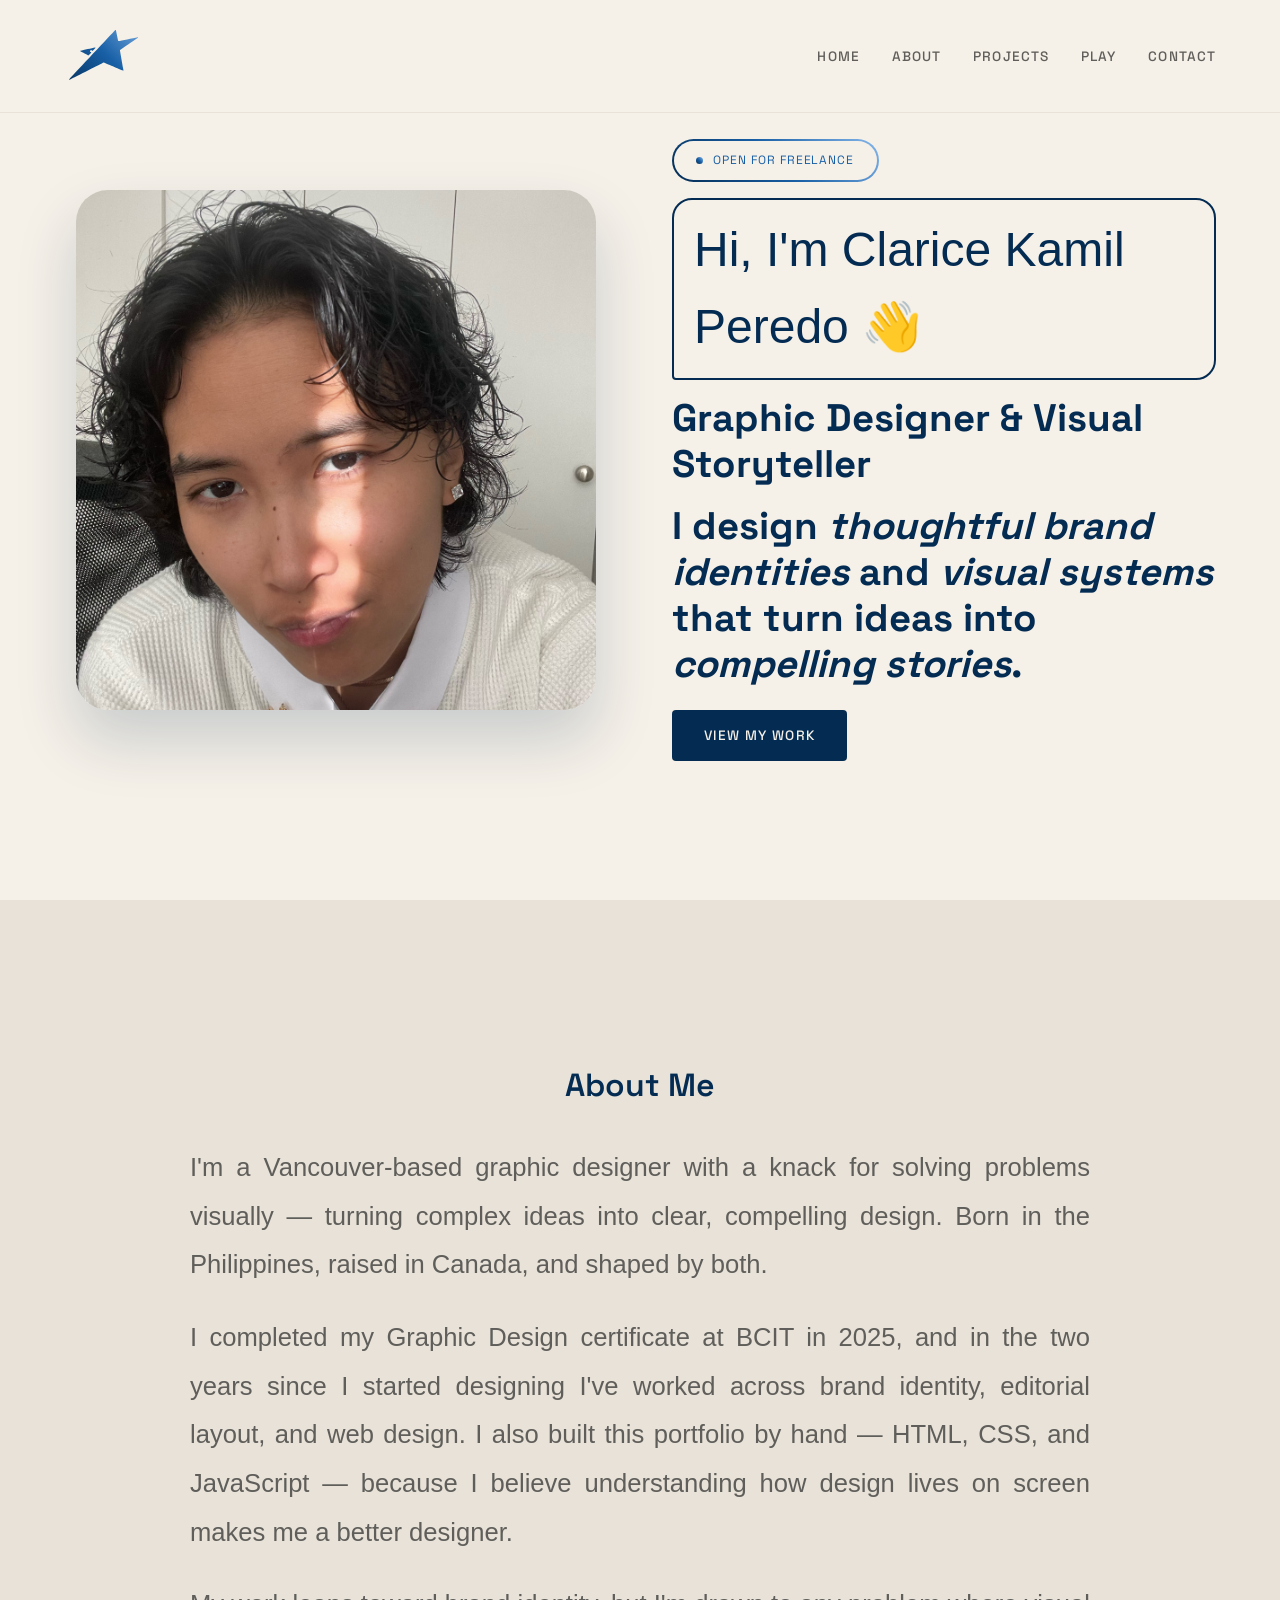
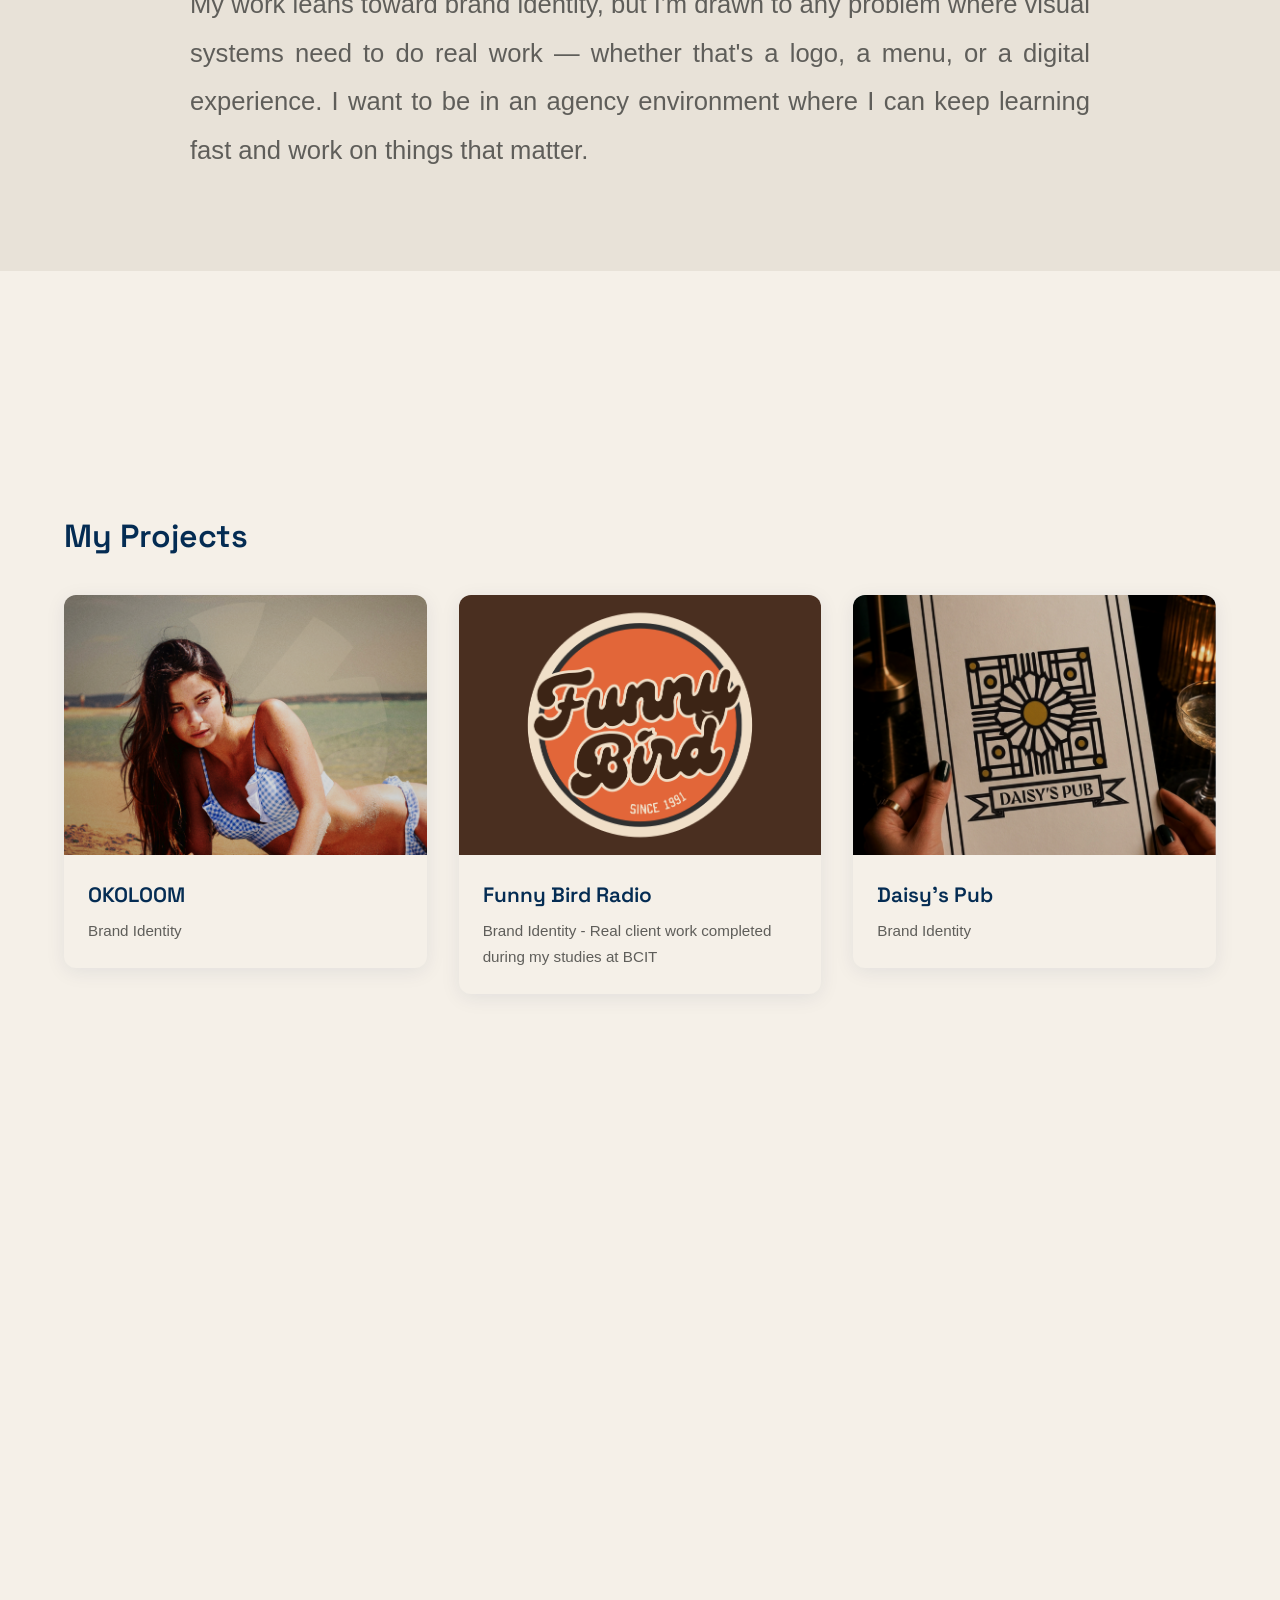
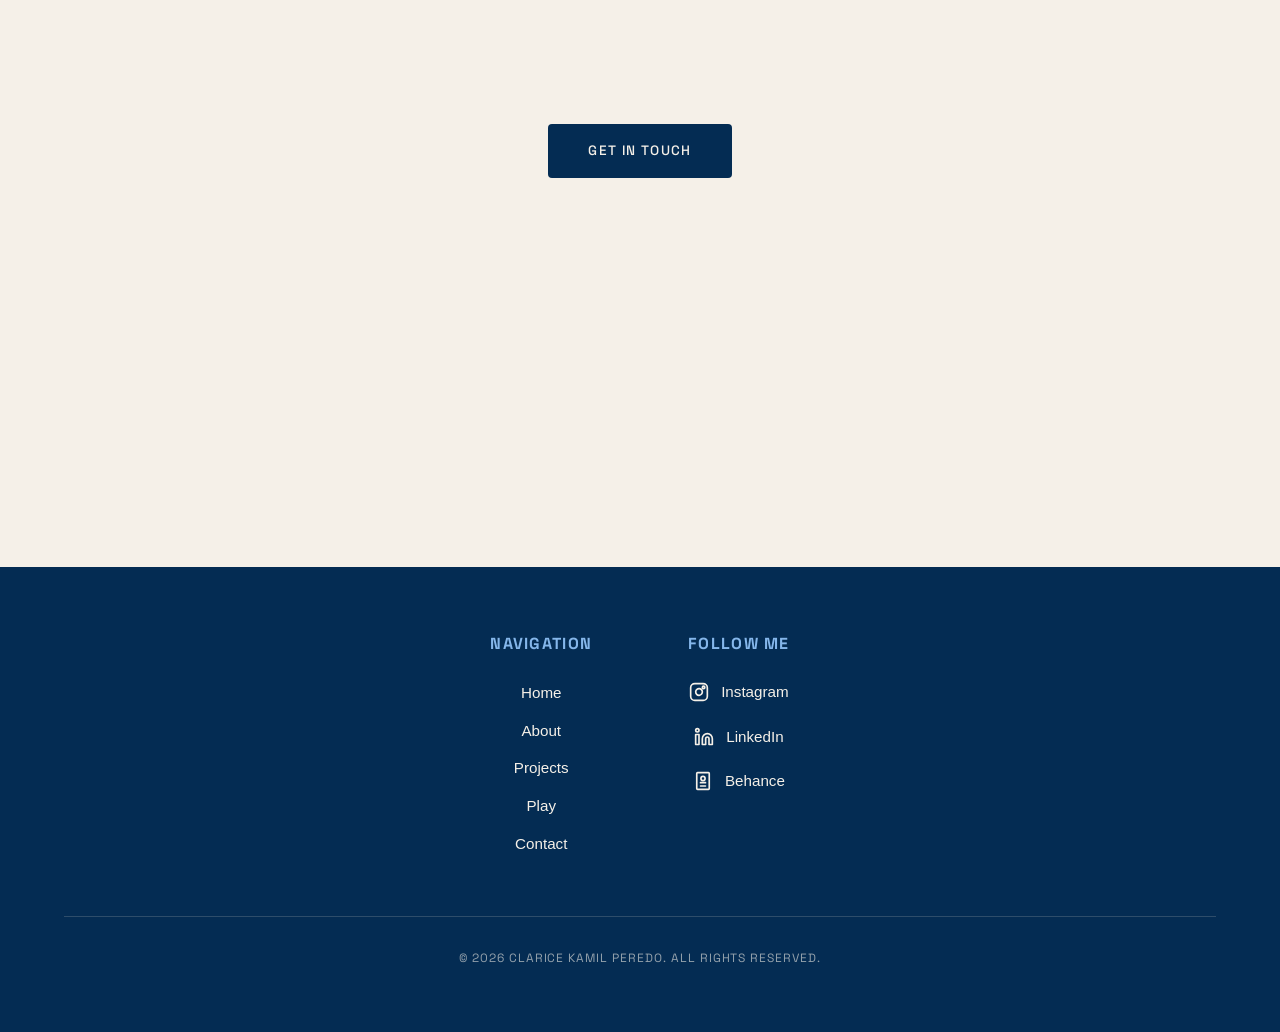
<file: index.html>
<!DOCTYPE html>
<html lang="en">

<head>
  <meta charset="UTF-8" />
  <meta name="viewport" content="width=device-width, initial-scale=1.0" />
  <title>Clarice Kamil Peredo | Vancouver Graphic Designer</title>
  <meta name="description" content="Clarice Kamil Peredo is a Vancouver-based graphic designer specializing in brand identity, logo design, and visual storytelling." />
  <meta property="og:title" content="Clarice Kamil Peredo | Vancouver Graphic Designer" />
  <meta property="og:description" content="Vancouver-based graphic designer specializing in brand identity, logo design, and visual systems." />
  <meta property="og:image" content="https://claricekamil.com/images/cks_face.jpg" />
  <meta property="og:url" content="https://claricekamil.com/" />
  <meta property="og:type" content="website" />

  <link rel="stylesheet" href="styles/reset.css" />
  <link rel="stylesheet" href="styles/style.css" />
  <link href="https://fonts.googleapis.com/css2?family=Space+Grotesk:wght@400;500;700&display=swap" rel="stylesheet" />
  <link href="https://api.fontshare.com/v2/css?f[]=satoshi@400,500,700&display=swap" rel="stylesheet" />
</head>

<body>

  <!-- =====================
       NAV
  ===================== -->
  <nav>
    <a href="#home" class="logo-link">
      <span class="logo"></span>
      
    </a>

    <button class="hamburger" id="hamburger" aria-label="Open menu">
      <span></span>
      <span></span>
      <span></span>
    </button>

    <ul class="nav-links" id="nav-links">
      <li><a href="#home"     onclick="closeMenu()">Home</a></li>
      <li><a href="#about"    onclick="closeMenu()">About</a></li>
      <li><a href="#projects" onclick="closeMenu()">Projects</a></li>
      <li><a href="play.html" onclick="closeMenu()">Play</a></li>
      <li><a href="#contact"  onclick="closeMenu()">Contact</a></li>
    </ul>
  </nav>


  <!-- =====================
       HERO
  ===================== -->
  <section id="home" class="hero">

    <div class="hero-image">
      <img
        src="images/cks_face.jpg"
        alt="Clarice Kamil Peredo portrait"
        class="hero-face"
      />
    </div>

    <div class="hero-copy">

      <div class="availability">
        <span class="availability-dot"></span>
        Open for freelance
      </div>

      <div class="speech-bubble bubble-1">
        Hi, I'm Clarice Kamil Peredo 👋
      </div>

      <div class="h1-wrapper">
        <h1>Graphic Designer &amp; Visual Storyteller</h1>
      </div>

      <div class="h1-wrapper h1-wrapper-delay">
        <h1>I design <em>thoughtful brand identities</em> and <em>visual systems</em> that turn ideas into <em>compelling stories</em>.</h1>
      </div>

      <a href="#projects" class="btn">View My Work</a>

    </div>

  </section>


  <!-- =====================
       ABOUT
  ===================== -->
  <section id="about" class="about-section">

    <div class="about-section-label">About Me</div>

    <div class="about-copy">
      <h2>I'm a Vancouver-based graphic designer with a knack for solving problems visually — turning complex ideas into clear, compelling design. Born in the Philippines, raised in Canada, and shaped by both.</h2>
      <h2>I completed my Graphic Design certificate at BCIT in 2025, and in the two years since I started designing I've worked across brand identity, editorial layout, and web design. I also built this portfolio by hand — HTML, CSS, and JavaScript — because I believe understanding how design lives on screen makes me a better designer.</h2>
      <h2>My work leans toward brand identity, but I'm drawn to any problem where visual systems need to do real work — whether that's a logo, a menu, or a digital experience. I want to be in an agency environment where I can keep learning fast and work on things that matter.</h2>
   </div>

  </section>


  <!-- =====================
       PROJECTS
  ===================== -->
  <section id="projects" class="projects-section">

    <div class="section-label">My Projects</div>

    <div class="projects-grid">

      <a href="okoloom.html" class="project-card-link">
        <div class="project-card">
          <img src="images/projects/okoloom/OKOLOOM_COVER.png" alt="OKOLOOM brand identity cover" />
          <h3>OKOLOOM</h3>
          <p>Brand Identity</p>
        </div>
      </a>

      <a href="funny_bird.html" class="project-card-link">
        <div class="project-card">
          <img src="images/projects/funny_bird/fb_cover_02.png" alt="Funny Bird Radio brand identity cover" />
          <h3>Funny Bird Radio</h3>
          <p>Brand Identity - Real client work completed during my studies at BCIT</p>
        </div>
      </a>

      <a href="daisys_pub.html" class="project-card-link">
        <div class="project-card">
          <img src="images/projects/daisys_pub/DAISYS_PUB_MENU_MOCKUP_01.png" alt="Daisy's Pub brand identity cover" />
          <h3>Daisy's Pub</h3>
          <p>Brand Identity</p>
        </div>
      </a>

    </div>

  </section>


  <!-- =====================
       CONTACT
  ===================== -->
  <section id="contact" class="contact-section">

    <h2 class="contact-big">Let's make something<br /><em>great together.</em></h2>
    <p class="contact-desc">Interested in collaborating or have a project in mind? I'd love to hear from you.</p>
    <a href="mailto:ckperedz@gmail.com" class="contact-email">Get In Touch</a>

  </section>


  <!-- =====================
       FOOTER
  ===================== -->
  <footer class="footer">
    <div class="footer-content">
      
      <div class="footer-section">
        <h4>Navigation</h4>
        <ul class="footer-nav">
          <li><a href="#home">Home</a></li>
          <li><a href="#about">About</a></li>
          <li><a href="#projects">Projects</a></li>
          <li><a href="play.html">Play</a></li>
          <li><a href="#contact">Contact</a></li>
        </ul>
      </div>

      <div class="footer-section">
        <h4>Follow Me</h4>
        <div class="social-links">
          <a href="https://www.instagram.com/ckdesignstuff/" target="_blank" rel="noopener noreferrer" aria-label="Instagram">
            <svg xmlns="http://www.w3.org/2000/svg" width="24" height="24" viewBox="0 0 24 24" fill="none" stroke="currentColor" stroke-width="2" stroke-linecap="round" stroke-linejoin="round"><rect x="2" y="2" width="20" height="20" rx="5" ry="5"></rect><path d="M16 11.37A4 4 0 1 1 12.63 8 4 4 0 0 1 16 11.37"></path><circle cx="17.5" cy="6.5" r="1.5"></circle></svg>
            Instagram
          </a>
          <a href="https://www.linkedin.com/in/clarice-kamil-peredo-217a45233/" target="_blank" rel="noopener noreferrer" aria-label="LinkedIn">
            <svg xmlns="http://www.w3.org/2000/svg" width="24" height="24" viewBox="0 0 24 24" fill="none" stroke="currentColor" stroke-width="2" stroke-linecap="round" stroke-linejoin="round"><path d="M16 8a6 6 0 0 1 6 6v7h-4v-7a2 2 0 0 0-2-2 2 2 0 0 0-2 2v7h-4v-7a6 6 0 0 1 6-6"></path><rect x="2" y="9" width="4" height="12"></rect><circle cx="4" cy="4" r="2"></circle></svg>
            LinkedIn
          </a>
          <a href="https://www.behance.net/claricekamil" target="_blank" rel="noopener noreferrer" aria-label="Behance">
            <svg xmlns="http://www.w3.org/2000/svg" width="24" height="24" viewBox="0 0 24 24" fill="none" stroke="currentColor" stroke-width="2" stroke-linecap="round" stroke-linejoin="round"><path d="M5.5 2h13a1 1 0 0 1 1 1v18a1 1 0 0 1-1 1h-13a1 1 0 0 1-1-1V3a1 1 0 0 1 1-1"></path><circle cx="12" cy="9" r="2.5"></circle><path d="M9 14h6m-6 4h6"></path></svg>
            Behance
          </a>
        </div>
      </div>

    </div>

    <div class="footer-bottom">
      <p>&copy; 2026 Clarice Kamil Peredo. All rights reserved.</p>
    </div>
  </footer>


  <!-- =====================
       SCRIPTS
  ===================== -->
  <script>
    const hamburger = document.getElementById('hamburger');
    const navLinks  = document.getElementById('nav-links');

    hamburger.addEventListener('click', () => {
      navLinks.classList.toggle('open');
      hamburger.classList.toggle('active');
    });

    function closeMenu() {
      navLinks.classList.remove('open');
      hamburger.classList.remove('active');
    }
  </script>
  <script src="script.js?v=animations"></script>

</body>
</html>
</file>
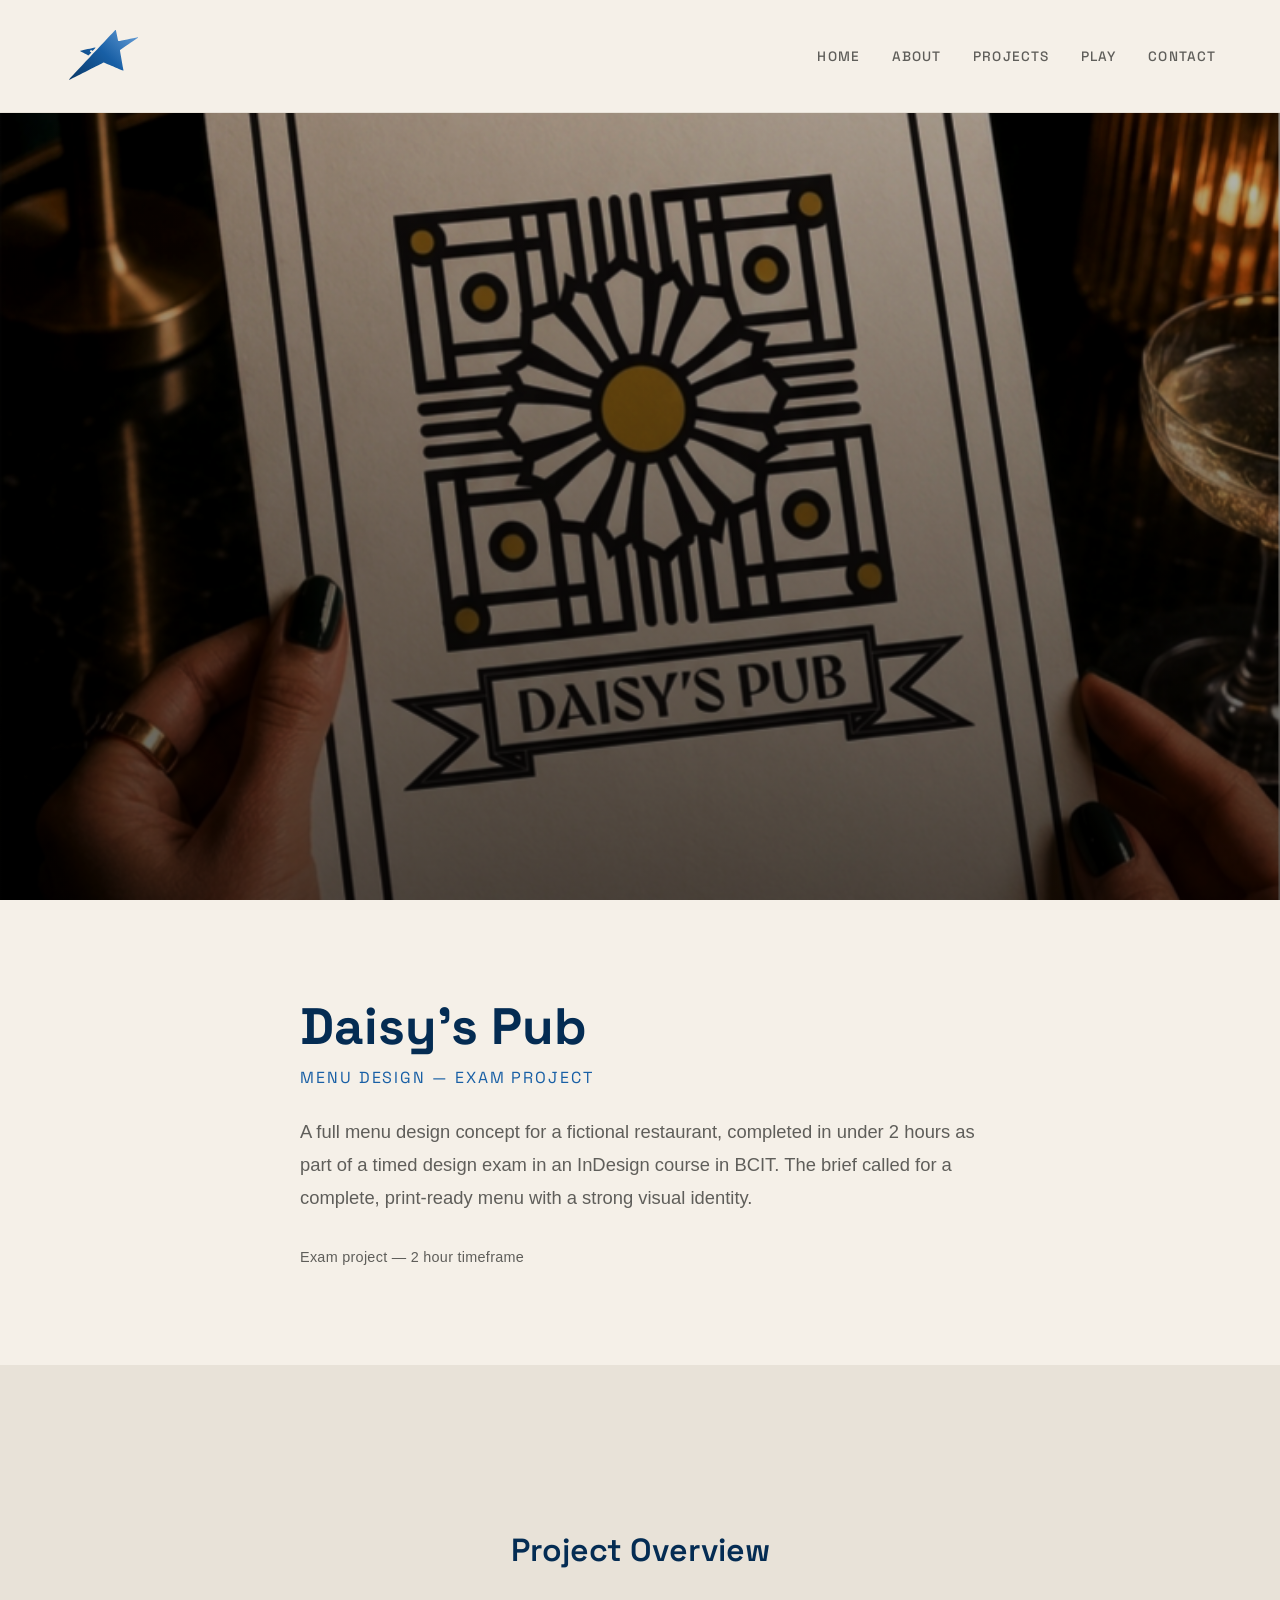
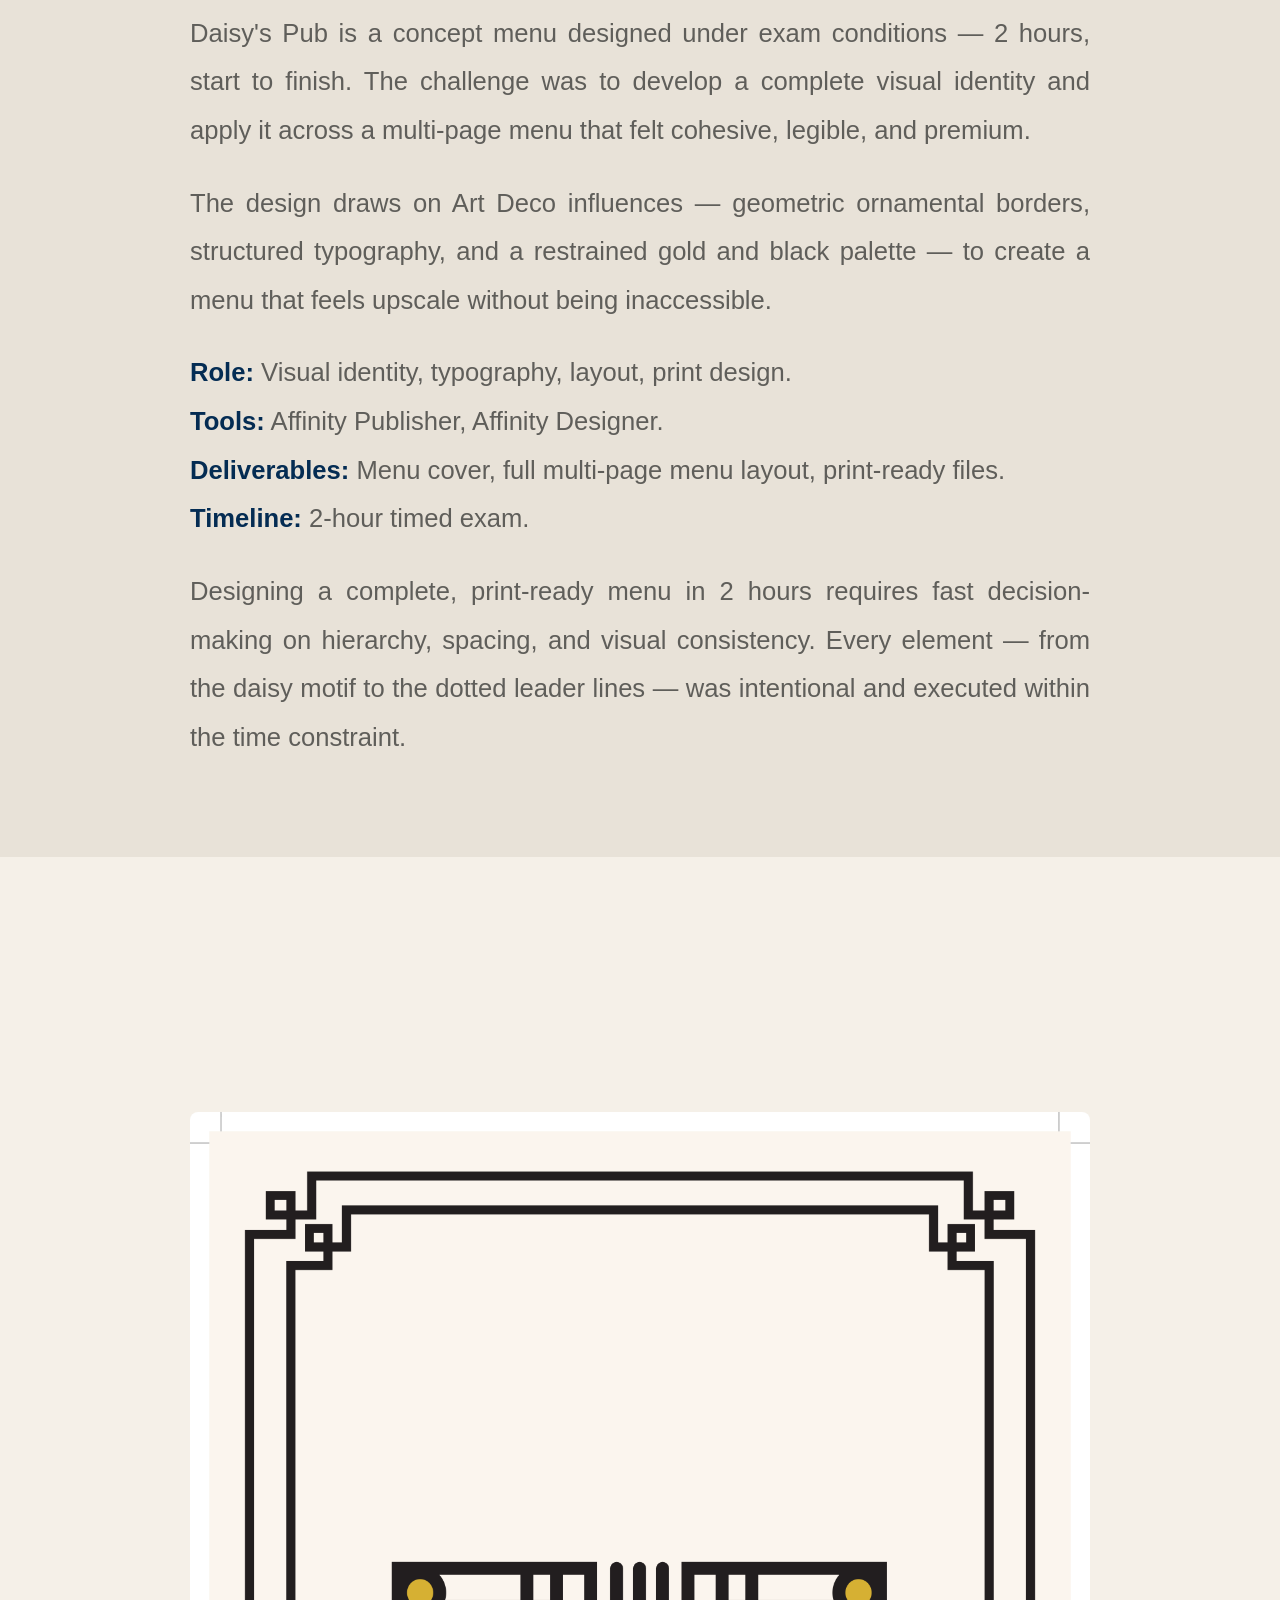
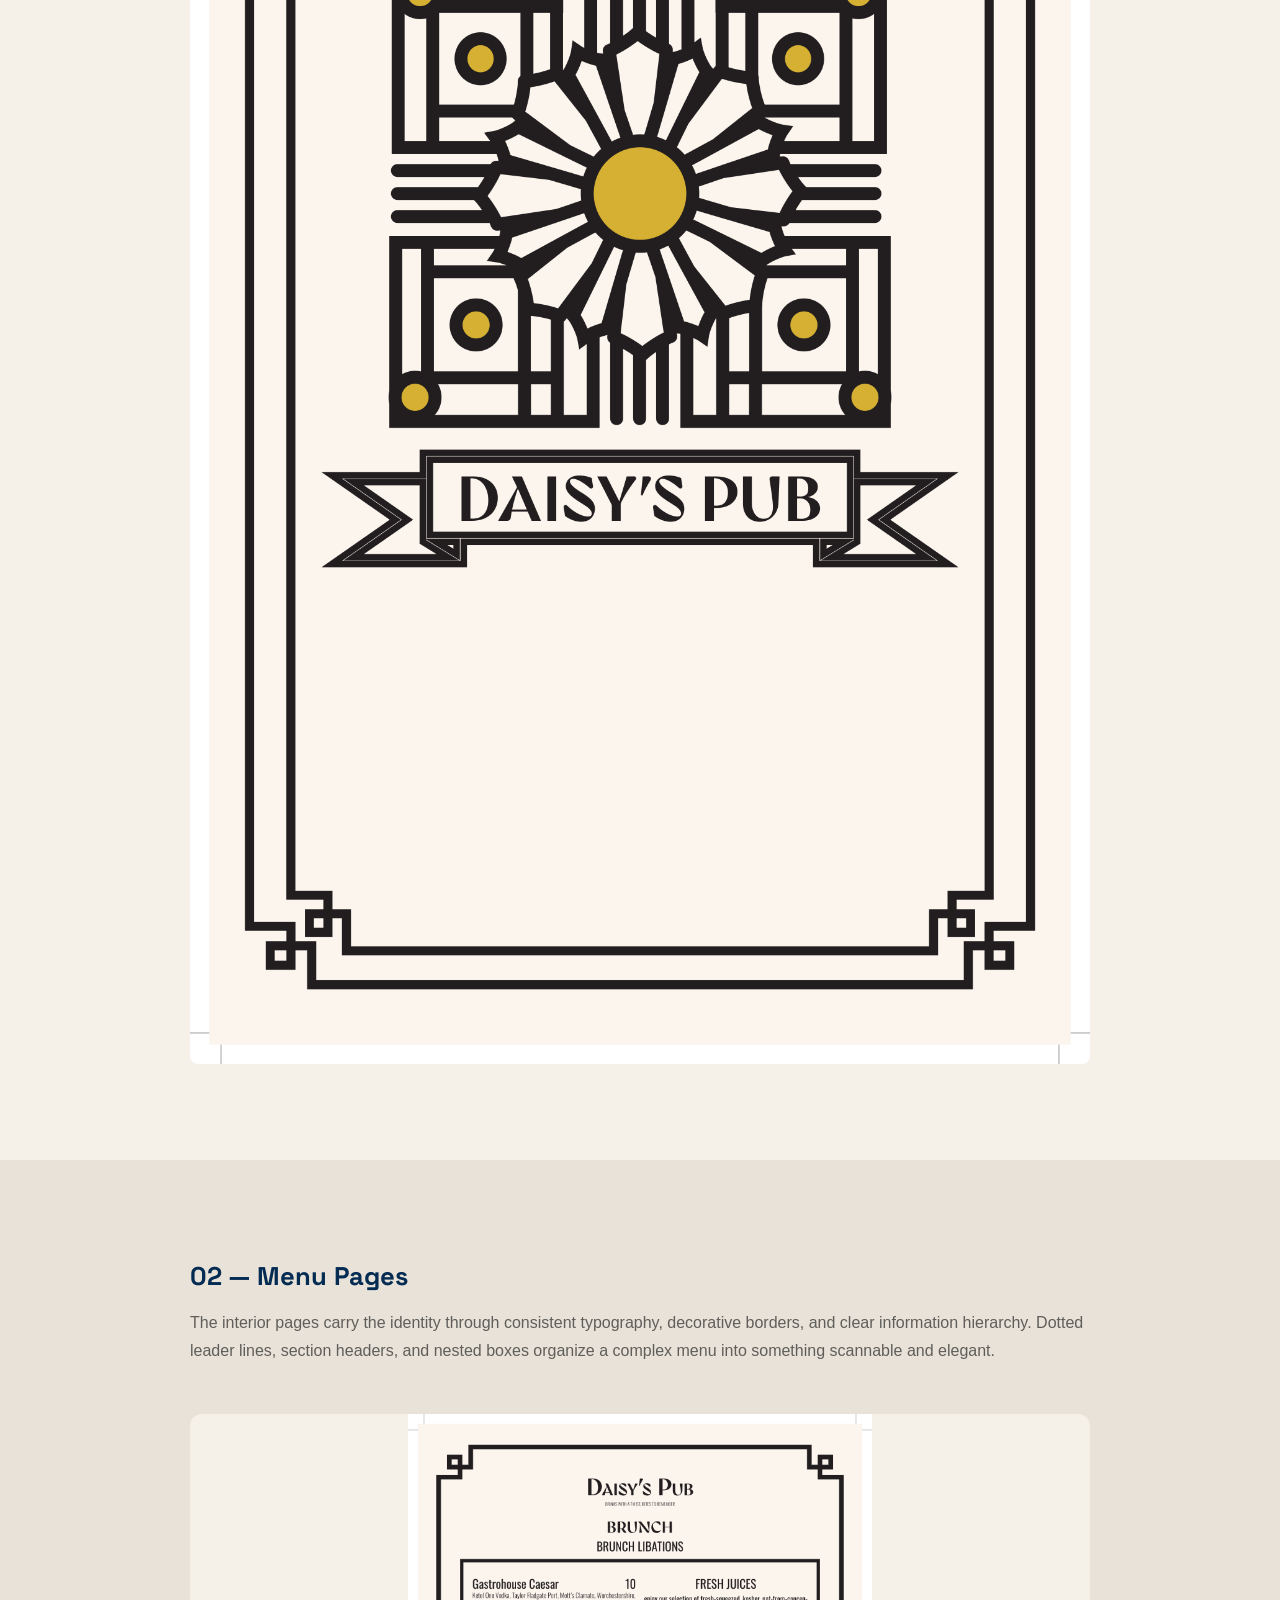
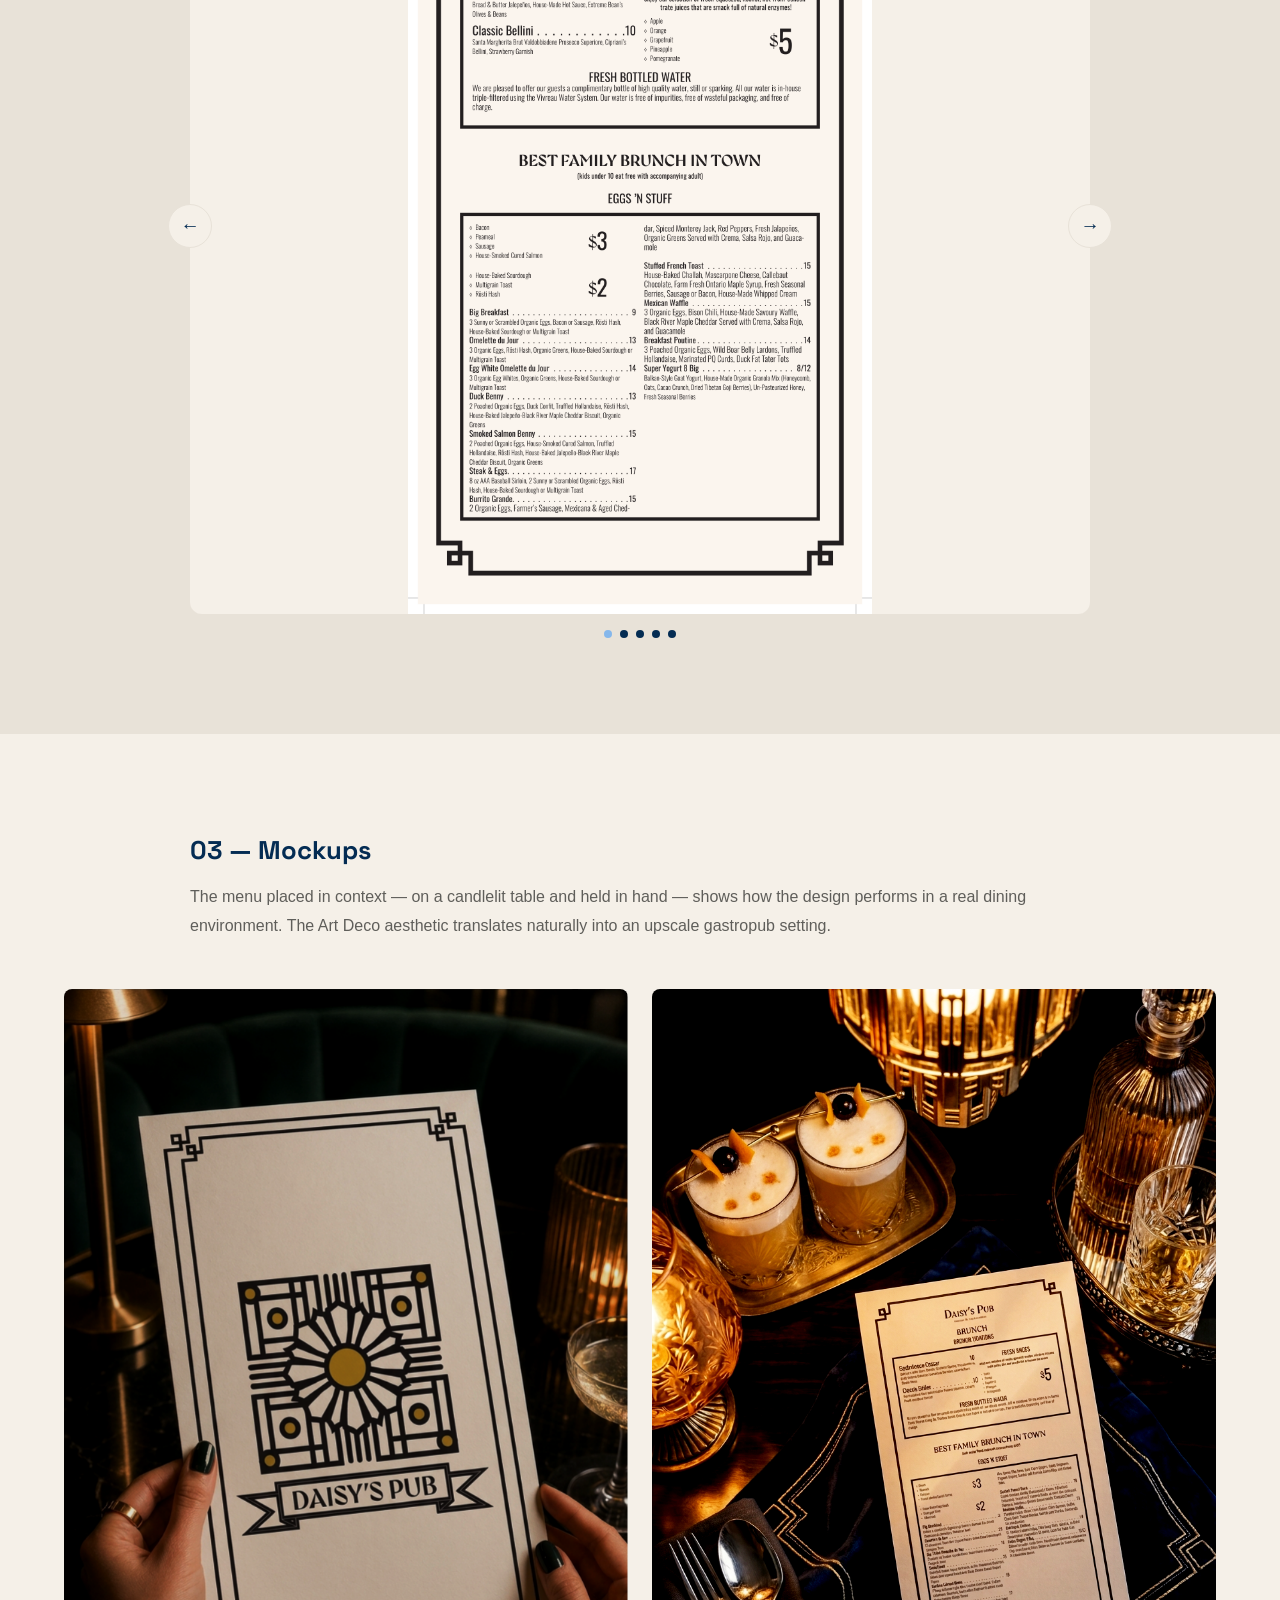
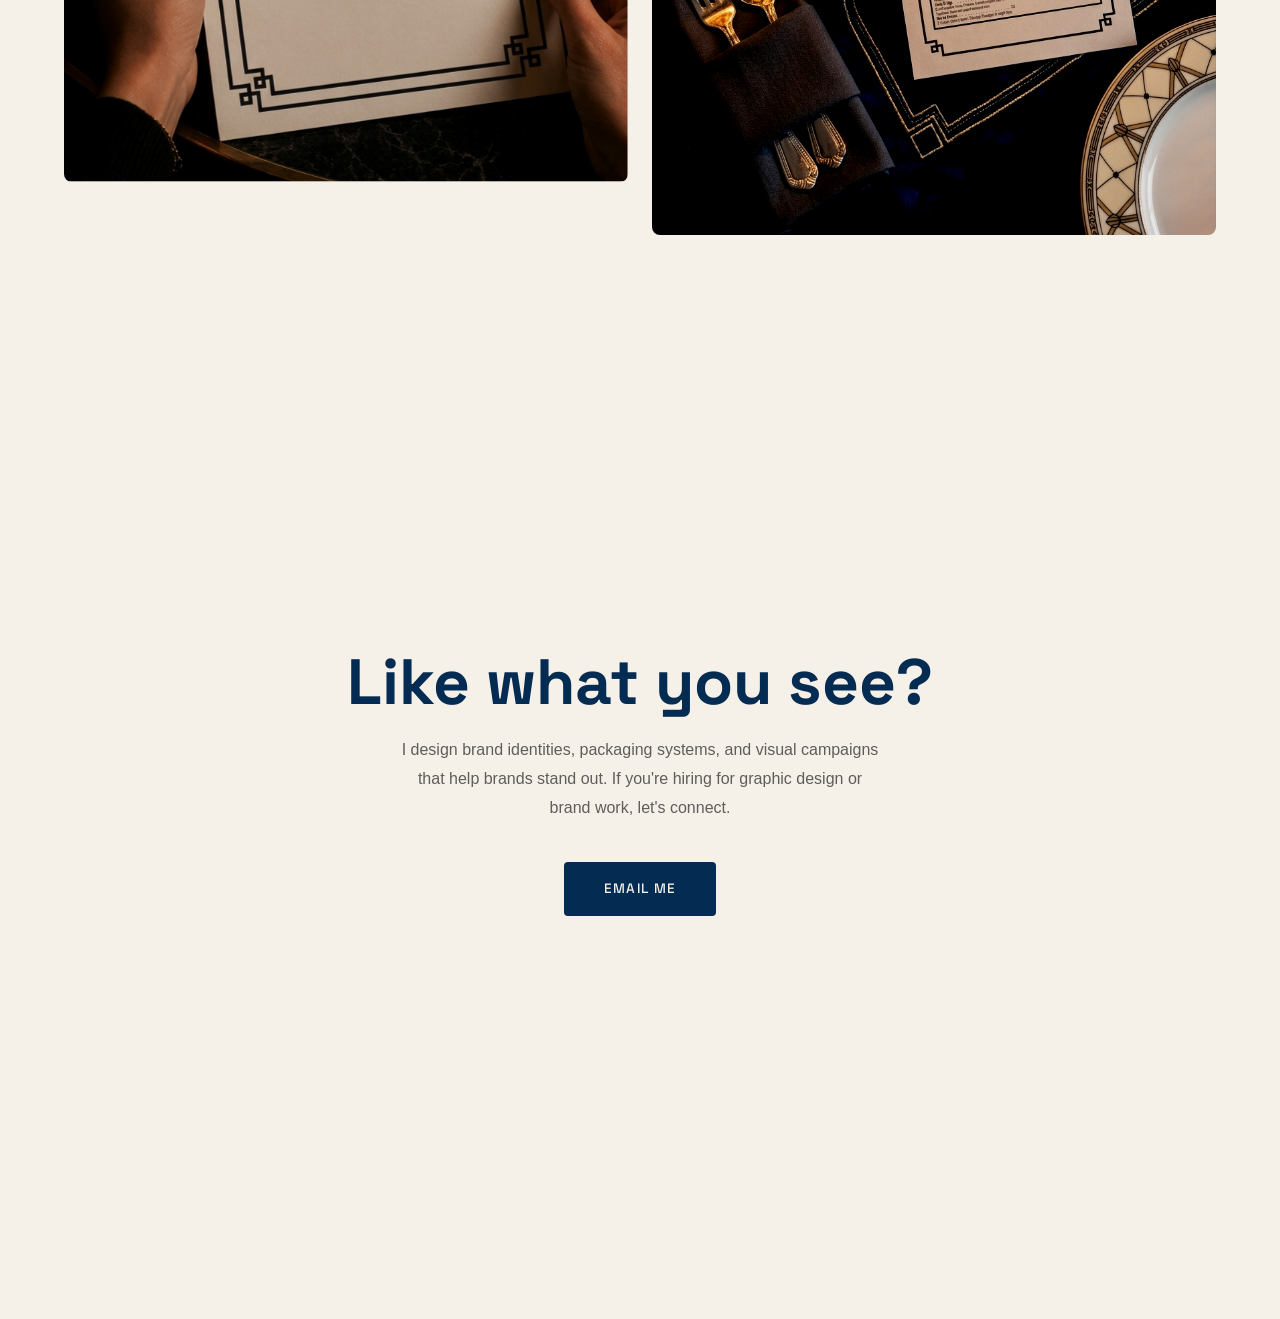
<file: daisys_pub.html>
<!DOCTYPE html>
<html lang="en">

<head>
  <meta charset="UTF-8" />
  <meta name="viewport" content="width=device-width, initial-scale=1.0" />
  <title>Daisy's Pub — Clarice Kamil Portfolio</title>

  <link rel="stylesheet" href="styles/reset.css" />
  <link rel="stylesheet" href="styles/style.css" />
  <link href="https://fonts.googleapis.com/css2?family=Space+Grotesk:wght@400;500;700&display=swap" rel="stylesheet" />
  <link href="https://api.fontshare.com/v2/css?f[]=satoshi@400,500,700&display=swap" rel="stylesheet" />
</head>

<body>

  <!-- =====================
       NAV
  ===================== -->
  <nav>
    <a href="index.html" class="logo-link">
      <span class="logo"></span>
    </a>

    <button class="hamburger" id="hamburger" aria-label="Open menu">
      <span></span>
      <span></span>
      <span></span>
    </button>

    <ul class="nav-links" id="nav-links">
      <li><a href="index.html#home"     onclick="closeMenu()">Home</a></li>
      <li><a href="index.html#about"    onclick="closeMenu()">About</a></li>
      <li><a href="index.html#projects" onclick="closeMenu()">Projects</a></li>
      <li><a href="play.html"           onclick="closeMenu()">Play</a></li>
      <li><a href="index.html#contact"  onclick="closeMenu()">Contact</a></li>
    </ul>
  </nav>


  <!-- =====================
       HERO
  ===================== -->
  <section class="dp-hero"></section>


  <!-- =====================
       PROJECT INTRO
  ===================== -->
  <section class="project-intro">
    <div class="hero-copy">
      <h1>Daisy's Pub</h1>
      <h2>Menu Design — Exam Project</h2>
      <h3>A full menu design concept for a fictional restaurant, completed in under 2 hours as part of a timed design exam in an InDesign course in BCIT. The brief called for a complete, print-ready menu with a strong visual identity.</h3>
      <p class="project-credit">Exam project — 2 hour timeframe</p>
    </div>
  </section>


  <!-- =====================
       PROJECT DETAILS
  ===================== -->
  <section class="about-section">

    <div class="about-section-label">Project Overview</div>

    <div class="about-copy">
      <p>Daisy's Pub is a concept menu designed under exam conditions — 2 hours, start to finish. The challenge was to develop a complete visual identity and apply it across a multi-page menu that felt cohesive, legible, and premium.</p>
      <p>The design draws on Art Deco influences — geometric ornamental borders, structured typography, and a restrained gold and black palette — to create a menu that feels upscale without being inaccessible.</p>
      <p><strong>Role:</strong> Visual identity, typography, layout, print design.<br />
         <strong>Tools:</strong> Affinity Publisher, Affinity Designer.<br />
         <strong>Deliverables:</strong> Menu cover, full multi-page menu layout, print-ready files.<br />
         <strong>Timeline:</strong> 2-hour timed exam.</p>
      <p>Designing a complete, print-ready menu in 2 hours requires fast decision-making on hierarchy, spacing, and visual consistency. Every element — from the daisy motif to the dotted leader lines — was intentional and executed within the time constraint.</p>
    </div>

  </section>


  <!-- =====================
       SECTION 1 — MENU COVER
  ===================== -->
  <div class="project-section">

    <div class="project-section-header">
      <h2 class="project-section-title">01 — Menu Cover</h2>
      <p class="project-section-caption">The cover sets the tone for the entire dining experience. A geometric Art Deco daisy motif anchors the design, framed by layered borders and a ribbon banner — all developed from scratch within the exam timeframe.</p>
    </div>

    <div class="project-grid--stacked">
      <img src="images/projects/daisys_pub/daisy_pub_menu-1.png" alt="Daisy's Pub menu cover" />
    </div>

  </div>


  <!-- =====================
       SECTION 2 — MENU PAGES
  ===================== -->
  <div class="project-section project-section--alt">

    <div class="project-section-header">
      <h2 class="project-section-title">02 — Menu Pages</h2>
      <p class="project-section-caption">The interior pages carry the identity through consistent typography, decorative borders, and clear information hierarchy. Dotted leader lines, section headers, and nested boxes organize a complex menu into something scannable and elegant.</p>
    </div>

    <div class="slideshow" data-slideshow="1">
      <button class="slide-btn slide-btn--prev">&#8592;</button>
      <div class="slides">
        <img src="images/projects/daisys_pub/daisy_pub_menu-2.png" alt="Menu page 2" class="slide" />
        <img src="images/projects/daisys_pub/daisy_pub_menu-3.png" alt="Menu page 3" class="slide" />
        <img src="images/projects/daisys_pub/daisy_pub_menu-4.png" alt="Menu page 4" class="slide" />
      </div>
      <button class="slide-btn slide-btn--next">&#8594;</button>
      <div class="slide-dots"></div>
    </div>

  </div>


  <!-- =====================
       SECTION 3 — MOCKUPS
  ===================== -->
  <div class="project-section">

    <div class="project-section-header">
      <h2 class="project-section-title">03 — Mockups</h2>
      <p class="project-section-caption">The menu placed in context — on a candlelit table and held in hand — shows how the design performs in a real dining environment. The Art Deco aesthetic translates naturally into an upscale gastropub setting.</p>
    </div>

    <div class="project-grid--2">
      <img src="images/projects/daisys_pub/DAISYS_PUB_MENU_MOCKUP_01.png" alt="Daisy's Pub menu mockup on table" />
      <img src="images/projects/daisys_pub/DAISYS_PUB_MENU_MOCKUP_02.png" alt="Daisy's Pub menu mockup in hand" />
    </div>

  </div>


  <!-- =====================
       CONTACT
  ===================== -->
  <section id="contact" class="contact-section">
    <h2 class="contact-big">Like what you see?</h2>
    <p class="contact-desc">I design brand identities, packaging systems, and visual campaigns that help brands stand out. If you're hiring for graphic design or brand work, let's connect.</p>
    <a class="contact-email" href="mailto:ckurated27@gmail.com">Email me</a>
  </section>


  <!-- =====================
       FOOTER
  ===================== -->
  <footer>
    <p>&copy; 2026 Clarice Kamil Peredo</p>
    <div class="footer-links">
      <a href="mailto:ckurated27@gmail.com" class="footer-social">Email</a>
      <a href="https://www.instagram.com/ckdesignstuff/" target="_blank" class="footer-social">Instagram</a>
      <a href="https://www.behance.net/claricekamil" target="_blank" class="footer-social">Behance</a>
    </div>
  </footer>


  <!-- =====================
       SCRIPTS
  ===================== -->
  <script>
    const hamburger = document.getElementById('hamburger');
    const navLinks  = document.getElementById('nav-links');

    hamburger.addEventListener('click', () => {
      navLinks.classList.toggle('open');
      hamburger.classList.toggle('active');
    });

    function closeMenu() {
      navLinks.classList.remove('open');
      hamburger.classList.remove('active');
    }
  </script>
  <script src="script.js?v=2"></script>

</body>
</html>
</file>
<file: styles/style.css>
/* ============================================
   CLARICE KAMIL PEREDO — Portfolio Stylesheet
   Fonts: Space Grotesk (headings) + Satoshi (body)
   ============================================ */


/* ══════════════════════════════
   VARIABLES
══════════════════════════════ */

:root {
  --deep-navy:     #042C53;
  --ocean-blue:    #185FA5;
  --sky-blue:      #85B7EB;
  --classic-cream: #F5F0E8;
  --cream-border:  #D3D1C7;
  --soft-blue:     #E6F1FB;
  --warm-gray:     #5F5E5A;
  --ease-soft:     cubic-bezier(0.22, 1, 0.36, 1);
  --ease-snap:     cubic-bezier(0.16, 1, 0.3, 1);

  --orange:      var(--ocean-blue);
  --coral:       var(--sky-blue);
  --blush:       #B5D4F4;
  --light-blush: var(--soft-blue);
  --black:       var(--deep-navy);
  --gray:        var(--warm-gray);
  --gray-light:  #E8E2D8;
  --white:       var(--classic-cream);
  --offwhite:    var(--soft-blue);
  --beige:       var(--classic-cream);
}


/* ══════════════════════════════
   RESET & BASE
══════════════════════════════ */

*,
*::before,
*::after {
  margin: 0;
  padding: 0;
  box-sizing: border-box;
}

html { scroll-behavior: smooth; }

body {
  font-family: 'Satoshi', sans-serif;
  background: var(--white);
  color: var(--black);
  line-height: 1.6;
}

img  { display: block; max-width: 100%; }
a    { text-decoration: none; color: inherit; }
ul   { list-style: none; }


/* ══════════════════════════════
   ANIMATIONS
══════════════════════════════ */

@keyframes popIn {
  0%   { opacity: 0; transform: translateY(24px) scale(0.96); }
  100% { opacity: 1; transform: translateY(0) scale(1); }
}

@keyframes fadeInUp {
  0%   { opacity: 0; transform: translateY(24px); }
  100% { opacity: 1; transform: translateY(0); }
}

@keyframes pulse {
  0%, 100% { opacity: 1; transform: scale(1); }
  50%       { opacity: 0.5; transform: scale(0.7); }
}

@keyframes navDrop {
  0%   { opacity: 0; transform: translateY(-18px); }
  100% { opacity: 1; transform: translateY(0); }
}

@keyframes softImageIn {
  0%   { opacity: 0; transform: translateY(34px) scale(0.94); filter: blur(8px); }
  100% { opacity: 1; transform: translateY(0) scale(1); filter: blur(0); }
}

@keyframes gentleFloat {
  0%, 100% { transform: translateY(0) rotate(0deg); }
  50%       { transform: translateY(-12px) rotate(-1deg); }
}

@keyframes starDrift {
  0%, 100% { transform: translateY(0) rotate(-2deg); }
  50%       { transform: translateY(-6px) rotate(4deg); }
}

.reveal {
  opacity: 0;
  transform: translateY(36px);
  transition:
    opacity 0.85s var(--ease-soft),
    transform 0.85s var(--ease-soft);
  transition-delay: var(--reveal-delay, 0ms);
}

.reveal.is-visible {
  opacity: 1;
  transform: translateY(0);
}


/* ══════════════════════════════
   NAV
══════════════════════════════ */

nav {
  position: fixed;
  top: 0;
  width: 100%;
  padding: 1rem 4rem;
  background: var(--white);
  display: flex;
  align-items: center;
  justify-content: space-between;
  z-index: 200;
  border-bottom: 1px solid var(--gray-light);
  animation: navDrop 0.8s var(--ease-soft) both;
}

.logo-link {
  display: flex;
  align-items: center;
  gap: 0.75rem;
  flex-shrink: 0;
  animation: starDrift 6s ease-in-out 0.9s infinite;
}

.logo {
  width: 80px;
  height: 80px;
  display: block;
  position: relative;
  background-image: none;
  background-size: contain;
  background-position: center;
  background-repeat: no-repeat;
  text-indent: -9999px;
  overflow: hidden;
  transition: transform 0.35s var(--ease-snap);
  flex-shrink: 0;
}

.logo::before {
  content: '';
  position: absolute;
  inset: 0;
  background: linear-gradient(45deg, var(--deep-navy) 0%, var(--ocean-blue) 52%, var(--sky-blue) 100%);
  -webkit-mask-image: url('../images/CK_LOGO.svg');
  -webkit-mask-size: contain;
  -webkit-mask-position: center;
  -webkit-mask-repeat: no-repeat;
  mask-image: url('../images/CK_LOGO.svg');
  mask-size: contain;
  mask-position: center;
  mask-repeat: no-repeat;
  opacity: 1;
  transition: opacity 0.25s ease;
}

.logo:hover { transform: scale(1.1); }
.logo:hover::before { opacity: 1; }

.logo-name {
  font-family: 'Space Grotesk', sans-serif;
  font-weight: 700;
  font-size: 0.95rem;
  letter-spacing: 0.04em;
  color: var(--black);
  white-space: nowrap;
}

.logo-name sup {
  font-size: 0.6em;
  vertical-align: super;
  color: var(--ocean-blue);
}

/* Desktop nav links */
.nav-links {
  display: flex;
  gap: 2rem;
  align-items: center;
}

.nav-links a {
  font-family: 'Space Grotesk', sans-serif;
  font-weight: 500;
  font-size: 0.85rem;
  text-transform: uppercase;
  letter-spacing: 0.08em;
  color: var(--gray);
  transition: color 0.2s ease;
}

.nav-links a:hover { color: var(--orange); }

/* Hamburger — hidden on desktop */
.hamburger {
  display: none;
  flex-direction: column;
  gap: 5px;
  background: none;
  border: none;
  cursor: pointer;
  padding: 4px;
  z-index: 300;
}

.hamburger span {
  display: block;
  width: 26px;
  height: 2px;
  background: var(--black);
  border-radius: 2px;
  transition: transform 0.3s ease, opacity 0.3s ease;
}

.hamburger.active span:nth-child(1) { transform: translateY(7px) rotate(45deg); }
.hamburger.active span:nth-child(2) { opacity: 0; }
.hamburger.active span:nth-child(3) { transform: translateY(-7px) rotate(-45deg); }


/* ══════════════════════════════
   HERO — HOME
══════════════════════════════ */

.hero {
  min-height: 100vh;
  padding: 8rem 4rem;
  display: grid;
  grid-template-columns: 1fr 1fr;
  gap: 4rem;
  align-items: center;
  overflow: hidden;
}

.hero-image {
  display: flex;
  align-items: center;
  justify-content: center;
}

.hero-face {
  width: min(100%, 520px);
  aspect-ratio: 1 / 1;
  border-radius: 32px;
  object-fit: cover;
  object-position: center 50%;
  box-shadow: 0 30px 60px rgba(4, 44, 83, 0.18);
  opacity: 0;
  animation:
    softImageIn 1s var(--ease-soft) 0.2s forwards,
    gentleFloat 7s ease-in-out 1.35s infinite;
}

.hero-copy {
  max-width: 680px;
  display: flex;
  flex-direction: column;
  align-items: flex-start;
  gap: 1rem;
}


/* ══════════════════════════════
   HERO TEXT ANIMATIONS
══════════════════════════════ */

.speech-bubble {
  display: inline-block;
  background: var(--white);
  color: var(--black);
  font-family: 'Satoshi', sans-serif;
  padding: 0.75rem 1.25rem;
  position: relative;
  opacity: 0;
  transform-origin: left center;
}

.bubble-1 {
  font-size: clamp(2rem, 4vw, 3rem);
  font-weight: 500;
  border-radius: 20px 20px 20px 4px;
  border: 2px solid var(--black);
  animation: popIn 0.8s var(--ease-soft) 0.45s forwards;
}

.h1-wrapper {
  opacity: 0;
  transform-origin: left center;
  animation: popIn 0.85s var(--ease-soft) 0.85s forwards;
}

.h1-wrapper-delay {
  animation-delay: 1.3s;
}

.hero-copy h1 {
  font-family: 'Space Grotesk', sans-serif;
  font-weight: 700;
  font-size: clamp(1.5rem, 3vw, 2.5rem);
  line-height: 1.2;
  color: var(--black);
  margin: 0;
}

.hero-desc {
  font-family: 'Satoshi', sans-serif;
  font-size: clamp(1.3rem, 2vw, 1.8rem);
  line-height: 1.8;
  color: var(--gray);
  margin: 0;
  opacity: 0;
  animation: fadeInUp 0.5s ease 1.3s forwards;
}


/* ══════════════════════════════
   "VIEW MY WORK" BUTTON
══════════════════════════════ */

.btn {
  display: inline-block;
  background: var(--black);
  color: var(--white);
  font-family: 'Space Grotesk', sans-serif;
  font-size: 0.85rem;
  font-weight: 500;
  text-transform: uppercase;
  letter-spacing: 0.1em;
  padding: 0.9rem 2rem;
  border-radius: 4px;
  margin-top: 0.4rem;
  transition:
    background 0.25s ease,
    transform 0.3s var(--ease-snap),
    box-shadow 0.3s ease;
  opacity: 0;
  animation: fadeInUp 0.8s var(--ease-soft) 1.6s forwards;
}

.btn:hover {
  background: var(--orange);
  box-shadow: 0 12px 28px rgba(4, 44, 83, 0.18);
  transform: translateY(-3px);
}


/* ══════════════════════════════
   AVAILABILITY BADGE
══════════════════════════════ */

.availability {
  display: inline-flex;
  align-items: center;
  gap: 0.6rem;
  padding: 0.6rem 1.4rem;
  border-radius: 999px;
  font-family: 'Space Grotesk', sans-serif;
  font-size: 0.75rem;
  text-transform: uppercase;
  letter-spacing: 0.08em;
  color: var(--orange);
  background:
    linear-gradient(var(--white), var(--white)) padding-box,
    linear-gradient(45deg, var(--deep-navy), var(--ocean-blue), var(--sky-blue)) border-box;
  border: 2px solid transparent;
  opacity: 0;
  animation: fadeInUp 0.75s var(--ease-soft) 0.25s forwards;
}

.availability-dot {
  width: 7px;
  height: 7px;
  background: linear-gradient(45deg, var(--deep-navy), var(--ocean-blue), var(--sky-blue));
  border-radius: 50%;
  animation: pulse 2s infinite;
  flex-shrink: 0;
}


/* ══════════════════════════════
   ABOUT SECTION
══════════════════════════════ */

.about-section {
  background: var(--gray-light);
  padding: 10rem 4rem 6rem;
  min-height: 100vh;
  display: flex;
  flex-direction: column;
  justify-content: center;
  overflow: hidden;
}

.about-section-label {
  font-family: 'Space Grotesk', sans-serif;
  font-size: clamp(1.5rem, 2.5vw, 2.5rem);
  font-weight: 600;
  color: var(--black);
  margin-bottom: 2rem;
  max-width: 900px;
  margin-left: auto;
  margin-right: auto;
}

.about-copy {
  max-width: 900px;
  margin: 0 auto;
  display: grid;
  gap: 1.5rem;
  color: var(--gray);
  font-family: 'Satoshi', sans-serif;
  font-size: clamp(1.3rem, 2vw, 1.8rem);
  line-height: 1.9;
  text-align: justify;
  text-align-last: left;
}

.about-copy strong {
  font-weight: 700;
  color: var(--black);
}


/* ══════════════════════════════
   SECTION LABEL (shared)
══════════════════════════════ */

.section-label {
  font-family: 'Space Grotesk', sans-serif;
  font-size: clamp(1.5rem, 2.5vw, 2.5rem);
  font-weight: 600;
  color: var(--black);
  margin-bottom: 2rem;
}

.section-desc {
  font-family: 'Satoshi', sans-serif;
  font-size: 1rem;
  color: var(--gray);
  margin-bottom: 3rem;
  line-height: 1.7;
}


/* ══════════════════════════════
   PROJECTS SECTION
══════════════════════════════ */

.projects-section {
  background: var(--white);
  padding: 10rem 4rem 6rem;
  min-height: 100vh;
  display: flex;
  flex-direction: column;
  justify-content: center;
  overflow: hidden;
}

.projects-section .section-label {
  width: 100%;
  max-width: 1400px;
  margin-left: auto;
  margin-right: auto;
}

.projects-grid {
  display: grid;
  grid-template-columns: repeat(auto-fit, minmax(320px, 1fr));
  gap: 2rem;
  max-width: 1400px;
  margin: 0 auto;
  width: 100%;
}

.project-card-link {
  display: block;
  color: inherit;
  text-decoration: none;
}

.project-card {
  background: var(--white);
  border-radius: 12px;
  overflow: hidden;
  box-shadow: 0 4px 20px rgba(4, 44, 83, 0.08);
  transition:
    transform 0.55s var(--ease-snap),
    box-shadow 0.35s ease;
}

.project-card img {
  width: 100%;
  height: 260px;
  object-fit: cover;
  background: var(--offwhite);
  transition: transform 0.4s ease;
}

.project-card h3 {
  font-family: 'Space Grotesk', sans-serif;
  font-weight: 600;
  font-size: 1.3rem;
  margin: 1.5rem 1.5rem 0.4rem;
  color: var(--black);
}

.project-card h4 {
  font-family: 'Satoshi', sans-serif;
  font-size: 0.85rem;
  font-weight: 400;
  color: var(--orange);
  text-transform: uppercase;
  letter-spacing: 0.08em;
  margin: 0 1.5rem 1.5rem;
}

.project-card p {
  font-family: 'Satoshi', sans-serif;
  font-size: 0.95rem;
  line-height: 1.7;
  margin: 0 1.5rem 1.5rem;
  color: var(--gray);
}

.project-card:hover {
  transform: translateY(-10px);
  box-shadow: 0 18px 48px rgba(4, 44, 83, 0.13);
}

.project-card:hover img {
  transform: scale(1.08);
}


/* ══════════════════════════════
   PLAY GALLERY HEADING
══════════════════════════════ */

.play-page {
  padding: 9rem 4rem 4rem;
  max-width: 1200px;
  margin: 0 auto;
}

.play-intro {
  max-width: 1000px;
  margin: 0 auto 4rem;
  padding: 0 20px;
}

.play-kicker {
  font-family: 'Space Grotesk', sans-serif;
  font-size: 0.85rem;
  font-weight: 500;
  text-transform: uppercase;
  letter-spacing: 0.1em;
  color: var(--orange);
  margin-bottom: 0.75rem;
}

.play-intro h1 {
  font-family: 'Space Grotesk', sans-serif;
  font-weight: 700;
  font-size: clamp(1.8rem, 3vw, 3rem);
  line-height: 1.2;
  margin-bottom: 1rem;
  color: var(--black);
}

.play-intro p {
  font-family: 'Satoshi', sans-serif;
  font-size: 1rem;
  color: var(--gray);
  line-height: 1.7;
}


/* ══════════════════════════════
   PLAY GALLERY
══════════════════════════════ */

.play-gallery {
  max-width: 1000px;
  margin: 0 auto;
  display: grid;
  grid-template-columns: 1fr 1fr;
  gap: 1rem;
  padding: 20px;
}

.play-piece {
  position: relative;
  overflow: hidden;
  border-radius: 12px;
  background: #000;
  cursor: pointer;
  width: 100%;
  height: 300px;
}

.play-piece--tall  { height: auto; }

.play-piece--wide,
.play-piece--large {
  grid-column: span 2;
  height: auto;
}

.play-piece img {
  width: 100%;
  height: 100%;
  object-fit: cover;
  transition: transform 0.8s var(--ease-soft), filter 0.6s ease;
}

.play-piece::after {
  content: '';
  position: absolute;
  inset: 0;
  background: rgba(0, 0, 0, 0.4);
  opacity: 0;
  transition: opacity 0.4s ease;
  z-index: 2;
}

.play-piece-meta {
  display: flex !important;
  flex-direction: column;
  justify-content: flex-end;
  position: absolute;
  inset: 0;
  padding: 30px;
  z-index: 10;
  opacity: 0;
  transform: translateY(15px);
  transition: opacity 0.5s ease, transform 0.5s var(--ease-soft);
  pointer-events: none;
}

.play-piece-meta h2 {
  font-family: 'Space Grotesk', sans-serif;
  font-size: 1.5rem;
  font-weight: 700;
  color: #fff;
  margin-bottom: 5px;
}

.play-piece-meta p {
  font-family: 'Satoshi', sans-serif;
  font-size: 0.9rem;
  color: rgba(255, 255, 255, 0.9);
}

.play-piece:hover img          { transform: scale(1.1); filter: blur(8px); }
.play-piece:hover::after       { opacity: 1; }
.play-piece:hover .play-piece-meta { opacity: 1; transform: translateY(0); }


/* ══════════════════════════════
   OKOLOOM PAGE
══════════════════════════════ */

.hero.project-hero {
  min-height: 100vh;
  display: flex;
  align-items: flex-end;
  justify-content: flex-start;
  padding: 8rem 4rem 4rem;
  background-image:
    linear-gradient(180deg, rgba(22,17,14,0.15) 0%, rgba(22,17,14,0.75) 100%),
    url('../images/projects/okoloom/OKOLOOM_COVER.png');
  background-size: cover;
  background-position: center;
  background-repeat: no-repeat;
}

.hero.project-hero .hero-copy h1,
.hero.project-hero .hero-copy h2,
.hero.project-hero .hero-copy h3 { color: var(--white); }

.project-intro {
  padding: 6rem 4rem;
  background: var(--white);
}

.project-intro .hero-copy {
  max-width: 680px;
  margin: 0 auto;
  display: block;
}

.project-intro .hero-copy h1 {
  font-family: 'Space Grotesk', sans-serif;
  font-weight: 700;
  font-size: clamp(2.5rem, 4vw, 4rem);
  margin-bottom: 0.5rem;
  color: var(--black);
  opacity: 1;
  animation: none;
}

.project-intro .hero-copy h2 {
  font-family: 'Space Grotesk', sans-serif;
  font-weight: 400;
  font-size: 1rem;
  text-transform: uppercase;
  letter-spacing: 0.12em;
  color: var(--orange);
  margin-bottom: 1.5rem;
}

.project-intro .hero-copy h3 {
  font-family: 'Satoshi', sans-serif;
  font-size: 1.15rem;
  line-height: 1.8;
  color: var(--gray);
}

.project-credit {
  font-family: 'Satoshi', sans-serif;
  font-size: 0.9rem;
  color: var(--gray);
  margin-top: 2rem;
  letter-spacing: 0.02em;
}

.project-divider {
  width: 100%;
  max-width: 680px;
  margin: 3rem auto 0;
  display: block;
}


/* ══════════════════════════════
   OKOLOOM — PROJECT SECTIONS
══════════════════════════════ */

.project-section {
  padding: 6rem 4rem;
  background: var(--white);
}

.project-section--alt {
  background: var(--gray-light);
}

.project-section-header {
  max-width: 900px;
  margin: 0 auto 3rem;
}

.project-section-title {
  font-family: 'Space Grotesk', sans-serif;
  font-weight: 700;
  font-size: clamp(1.3rem, 2vw, 1.8rem);
  color: var(--black);
  margin-bottom: 0.75rem;
}

.project-section-caption {
  font-family: 'Satoshi', sans-serif;
  font-size: 1rem;
  color: var(--gray);
  line-height: 1.8;
  max-width: 900px;
}

.project-grid--3 {
  display: grid;
  grid-template-columns: repeat(3, 1fr);
  gap: 1.5rem;
  max-width: 1200px;
  margin: 0 auto;
}

.project-grid--2 {
  display: grid;
  grid-template-columns: repeat(2, 1fr);
  gap: 1.5rem;
  max-width: 1200px;
  margin: 0 auto;
}

.project-grid--stacked {
  display: grid;
  grid-template-columns: 1fr;
  gap: 1.5rem;
  max-width: 900px;
  margin: 0 auto;
}

.project-grid--3 img,
.project-grid--2 img,
.project-grid--stacked img {
  width: 100%;
  border-radius: 8px;
  display: block;
}

.project-section .slideshow {
  max-width: 900px;
  margin: 0 auto;
}


/* ══════════════════════════════
   SLIDESHOW
══════════════════════════════ */

.slideshow {
  position: relative;
  width: 100%;
  max-width: 1400px;
  margin: 3rem auto;
}

.slides {
  display: flex;
  overflow: hidden;
  border-radius: 12px;
}

.slide {
  min-width: 100%;
  height: 800px;
  object-fit: contain;
  background: var(--white);
  transition: transform 0.4s ease;
}

.slide-btn {
  position: absolute;
  top: 50%;
  transform: translateY(-50%);
  background: var(--white);
  border: 1px solid var(--gray-light);
  color: var(--black);
  font-size: 1.2rem;
  width: 44px;
  height: 44px;
  border-radius: 50%;
  cursor: pointer;
  z-index: 10;
  transition: background 0.2s, border-color 0.2s, color 0.2s;
}

.slide-btn:hover {
  background: linear-gradient(45deg, var(--deep-navy), var(--ocean-blue), var(--sky-blue));
  color: var(--white);
  border-color: transparent;
}

.slide-btn--prev { left: -22px; }
.slide-btn--next { right: -22px; }

.slide-dots {
  min-width: calc(5 * 10px + 4 * 8px);
  display: flex;
  justify-content: center;
  gap: 8px;
  margin-top: 1rem;
}

.dot {
  width: 8px;
  height: 8px;
  background: var(--deep-navy);
  border-radius: 50%;
  cursor: pointer;
  transition: background 0.2s;
}

.dot.active { background: var(--sky-blue); }


/* ══════════════════════════════
   FUNNY BIRD RADIO PAGE
══════════════════════════════ */

.fb-hero {
  min-height: 100vh;
  display: flex;
  align-items: flex-end;
  justify-content: flex-start;
  padding: 8rem 4rem 4rem;
  background-image: url('../images/projects/funny_bird/COLOURED_FUNNY_BIRD_LOGO_SVG.svg');
  background-size: 60%;
  background-position: center;
  background-repeat: no-repeat;
  background-color: #3C2415;
}

.fb-grid {
  display: grid;
  grid-template-columns: 1fr 1fr;
  gap: 1.5rem;
  max-width: 900px;
  margin: 0 auto;
}

.fb-grid {
  display: grid;
  grid-template-columns: 1fr 1fr;
  gap: 1.5rem;
  max-width: 1200px;
  margin: 0 auto;
  align-items: start;
}

.fb-grid img {
  width: 100%;
  height: auto;
  border-radius: 8px;
  display: block;
}

.fb-testimonial {
  max-width: 1100px;
  margin: 0 auto;
  display: grid;
  grid-template-columns: 300px 1fr;
  gap: 4rem;
  align-items: center;
}

.fb-testimonial-photo img {
  width: 300px;
  height: 300px;
  border-radius: 50%;
  object-fit: cover;
  object-position: center top;
  display: block;
}

.fb-quote {
  font-family: 'Satoshi', sans-serif;
  font-size: clamp(1.8rem, 3vw, 2.8rem);
  line-height: 1.8;
  color: var(--black);
  font-style: italic;
  margin-bottom: 1rem;
}

.fb-attribution {
  font-family: 'Space Grotesk', sans-serif;
  font-size: 0.85rem;
  font-weight: 500;
  text-transform: uppercase;
  letter-spacing: 0.1em;
  color: var(--orange);
}

/* ══════════════════════════════
   DAISY'S PUB PAGE
══════════════════════════════ */

.dp-hero {
  min-height: 100vh;
  display: flex;
  align-items: flex-end;
  justify-content: flex-start;
  padding: 8rem 4rem 4rem;
  background-image:
    linear-gradient(180deg, rgba(0,0,0,0.10) 0%, rgba(0,0,0,0.60) 100%),
    url('../images/projects/daisys_pub/DAISYS_PUB_MENU_MOCKUP_01.png');
  background-size: cover;
  background-position: center;
  background-repeat: no-repeat;
}

.dp-grid {
  display: grid;
  grid-template-columns: 1fr 1fr;
  gap: 1.5rem;
  max-width: 1200px;
  margin: 0 auto;
}

.dp-grid img {
  width: 100%;
  height: 700px;
  object-fit: cover;
  border-radius: 8px;
  display: block;
}
/* ══════════════════════════════
   CONTACT SECTION
══════════════════════════════ */

.contact-section {
  background: var(--beige);
  padding: 10rem 4rem;
  text-align: center;
  min-height: 100vh;
  display: flex;
  flex-direction: column;
  justify-content: center;
  align-items: center;
  overflow: hidden;
}

.contact-big {
  font-family: 'Space Grotesk', sans-serif;
  font-weight: 700;
  font-size: clamp(2.5rem, 5vw, 5rem);
  margin-bottom: 1rem;
  color: var(--black);
  line-height: 1.15;
}

.contact-big em {
  font-style: italic;
  background: linear-gradient(45deg, var(--deep-navy), var(--ocean-blue), var(--sky-blue));
  -webkit-background-clip: text;
  -webkit-text-fill-color: transparent;
  background-clip: text;
}

.contact-desc {
  font-family: 'Satoshi', sans-serif;
  font-size: 1rem;
  color: var(--gray);
  margin: 0 auto 2.5rem;
  max-width: 480px;
  line-height: 1.8;
}

.contact-email {
  display: inline-block;
  background: var(--black);
  color: var(--white);
  font-family: 'Space Grotesk', sans-serif;
  font-size: 0.85rem;
  font-weight: 500;
  text-transform: uppercase;
  letter-spacing: 0.1em;
  padding: 1rem 2.5rem;
  border-radius: 4px;
  transition: background 0.2s ease;
}

.contact-email:hover {
  background: linear-gradient(45deg, var(--deep-navy), var(--ocean-blue), var(--sky-blue));
}

/* ══════════════════════════════
   RESPONSIVE — TABLET (max 1024px)
══════════════════════════════ */

@media (max-width: 1024px) {

  nav { padding: 1rem 2rem; }

  .hamburger { display: flex; }

  .nav-links {
    display: none;
    flex-direction: column;
    position: fixed;
    top: 0;
    right: 0;
    width: 280px;
    height: 100vh;
    background: var(--white);
    padding: 6rem 2rem 2rem;
    gap: 0;
    box-shadow: -4px 0 24px rgba(0, 0, 0, 0.1);
    z-index: 199;
  }

  .nav-links.open { display: flex; }

  .nav-links li { border-bottom: 1px solid var(--gray-light); }

  .nav-links a {
    display: block;
    padding: 1.2rem 0;
    font-size: 1rem;
    color: var(--black);
  }

  .nav-links a:hover { color: var(--orange); }

  .hero {
    grid-template-columns: 1fr;
    padding: 9rem 1.5rem 3rem;
  }

  .hero-image { order: 2; }
  .hero-copy  { order: 1; }

  .about-section,
  .projects-section,
  .play-section,
  .contact-section {
    padding: 6rem 2rem 4rem;
  }

  .play-page { padding: 9rem 2rem 4rem; }

  .play-gallery {
    grid-template-columns: repeat(6, 1fr);
    gap: 1.5rem;
  }

  .play-piece,
  .play-piece--large,
  .play-piece--wide { grid-column: span 3; }

  .play-piece--tall { min-height: 520px; }

  .slideshow {
    max-width: 100%;
    padding: 0 1.5rem;
  }

  .slide { height: 650px; }
  .slide-btn--prev { left: 8px; }
  .slide-btn--next { right: 8px; }

  .project-section { padding: 4rem 2rem; }

  footer {
    flex-direction: column;
    gap: 1rem;
    text-align: center;
    padding: 2rem;
  }
}


/* ══════════════════════════════
   RESPONSIVE — MOBILE (max 600px)
══════════════════════════════ */

@media (max-width: 600px) {

  .nav-links { width: 100%; }

  .hero { padding: 9rem 1.5rem 3rem; }

  .slide { height: 420px; }

  .play-page { padding: 9rem 1.5rem 3rem; }

  .play-intro { margin-bottom: 2.5rem; }

  .play-gallery { display: block; }

  .play-piece,
  .play-piece--large,
  .play-piece--wide,
  .play-piece--tall {
    min-height: 360px;
    margin-bottom: 1.5rem;
    grid-column: span 1;
    height: 350px;
  }

  .project-grid--3,
  .project-grid--2,
  .fb-grid { grid-template-columns: 1fr; }

  .fb-grid img { height: auto; }

  .fb-testimonial {
    grid-template-columns: 1fr;
    text-align: center;
  }

  .fb-testimonial-photo img {
    width: 200px;
    height: 200px;
    margin: 0 auto;
  }
}


/* ══════════════════════════════
   REDUCED MOTION
══════════════════════════════ */

@media (prefers-reduced-motion: reduce) {
  *,
  *::before,
  *::after {
    animation-duration: 0.01ms !important;
    animation-iteration-count: 1 !important;
    scroll-behavior: auto !important;
    transition-duration: 0.01ms !important;
  }

  .reveal { opacity: 1; transform: none; }
}

h1 em { font-style: italic; }


/* ══════════════════════════════
   FOOTER
══════════════════════════════ */

.footer {
  background-color: var(--deep-navy);
  color: var(--classic-cream);
  padding: 4rem;
  margin-top: 6rem;
}

.footer-content {
  display: grid;
  grid-template-columns: repeat(3, 1fr);
  gap: 3rem;
  max-width: 1200px;
  margin: 0 auto;
  margin-bottom: 3rem;
}

.footer-section h4 {
  font-family: 'Space Grotesk', sans-serif;
  font-size: 1rem;
  font-weight: 700;
  margin-bottom: 1.5rem;
  color: var(--sky-blue);
  text-transform: uppercase;
  letter-spacing: 0.08em;
}

.footer-nav {
  list-style: none;
}

.footer-nav li {
  margin-bottom: 0.75rem;
}

.footer-nav a {
  color: var(--classic-cream);
  text-decoration: none;
  font-family: 'Satoshi', sans-serif;
  font-size: 0.95rem;
  transition: color 0.3s ease;
}

.footer-nav a:hover {
  color: var(--sky-blue);
}

.social-links {
  display: flex;
  flex-direction: column;
  gap: 1.25rem;
}

.social-links a {
  display: flex;
  align-items: center;
  gap: 0.75rem;
  color: var(--classic-cream);
  text-decoration: none;
  font-family: 'Satoshi', sans-serif;
  font-size: 0.95rem;
  transition: all 0.3s ease;
}

.social-links a:hover {
  color: var(--sky-blue);
}

.social-links svg {
  width: 20px;
  height: 20px;
  flex-shrink: 0;
}

.footer-bottom {
  border-top: 1px solid rgba(213, 210, 199, 0.2);
  padding-top: 2rem;
  text-align: center;
}

.footer-bottom p {
  font-family: 'Space Grotesk', sans-serif;
  font-size: 0.75rem;
  color: rgba(245, 240, 232, 0.6);
  text-transform: uppercase;
  letter-spacing: 0.08em;
  margin: 0;
}

@media (max-width: 768px) {
  .footer {
    padding: 3rem 1.5rem;
  }

  .footer-content {
    grid-template-columns: 1fr;
    gap: 2rem;
  }

  .social-links {
    flex-direction: row;
    flex-wrap: wrap;
  }

  .social-links a {
    font-size: 0.85rem;
  }
}

@media (max-width: 600px) {
  .footer {
    padding: 2rem 1rem;
    margin-top: 3rem;
  }

  .footer-section h4 {
    font-size: 0.9rem;
    margin-bottom: 1rem;
  }

  .social-links {
    flex-direction: column;
    gap: 1rem;
  }
}

.footer-content {
  display: flex;
  justify-content: center;
  align-items: flex-start;
  gap: 6rem;
  max-width: 100%;
  margin: 0 auto;
  margin-bottom: 3rem;
}

.footer-section {
  text-align: center;
}

.footer-nav {
  display: flex;
  flex-direction: column;
  align-items: center;
}

.social-links {
  display: flex;
  flex-direction: column;
  align-items: center;
}

.project-grid--2,
.project-grid--3 {
  align-items: start;
}
</file>
